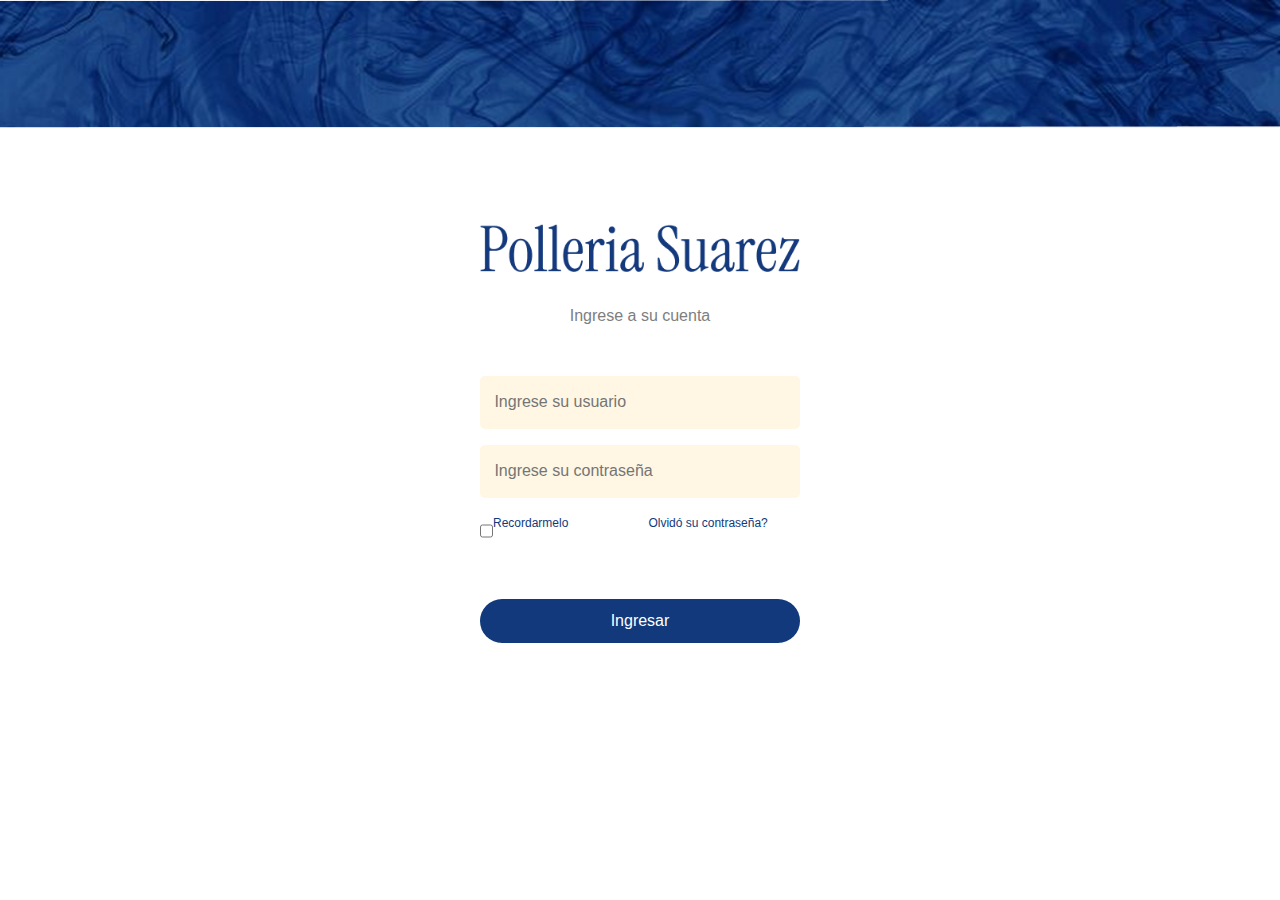
<file: index.html>
<!DOCTYPE html>
<html lang="es">

<head>
    <meta charset="UTF-8">
    <meta name="viewport" content="width=device-width, initial-scale=1.0">
    <title>Inicio de Sesión</title>
    <link rel="stylesheet" href="css/inicio.css">
    <link rel="stylesheet" href="https://cdnjs.cloudflare.com/ajax/libs/font-awesome/5.15.3/css/all.min.css" />
    <link href="https://cdn.jsdelivr.net/npm/bootstrap@5.3.3/dist/css/bootstrap.min.css" rel="stylesheet">
</head>

<body>
    <header>
        <img src="img/back.png" alt="">
    </header>

    <main class="cont">
        <section class="contenedor">
            <header class="tit">
                <img class="polleria" src="img/Polleria Suarez.png" alt="">
                <p>Ingrese a su cuenta</p>
            </header>
            <div class="inputs">
                <div class="input-text">
                    <input type="text" id="usuario" placeholder="Ingrese su usuario">
                    <input type="password" id="password" placeholder="Ingrese su contraseña">
                </div>
                <div class="check-box">
                    <div class="check">
                        <input type="checkbox">
                        <p>Recordarmelo</p>
                    </div>
                    <p>Olvidó su contraseña?</p>
                </div>
                <div class="buton">
                    <button onclick="validarLogin()">Ingresar</button>
                </div>
                <p id="error-msg" class="text-danger mt-2" style="display: none;">Usuario o contraseña incorrectos.</p>
            </div>
        </section>
    </main>

    <script>
        function validarLogin() {
            // Credenciales predefinidas
            const usuarioCorrecto = "admin";
            const passwordCorrecto = "1234";

            // Obtenemos valores ingresados
            const usuarioIngresado = document.getElementById("usuario").value;
            const passwordIngresado = document.getElementById("password").value;
            const errorMsg = document.getElementById("error-msg");

            // Validar credenciales
            if (usuarioIngresado === usuarioCorrecto && passwordIngresado === passwordCorrecto) {
                window.location.href = "mesero-uno.html"; // Redirige a la otra página
            } else {
                errorMsg.style.display = "block"; // Muestra mensaje de error
            }
        }
    </script>

</body>

</html>
</file>
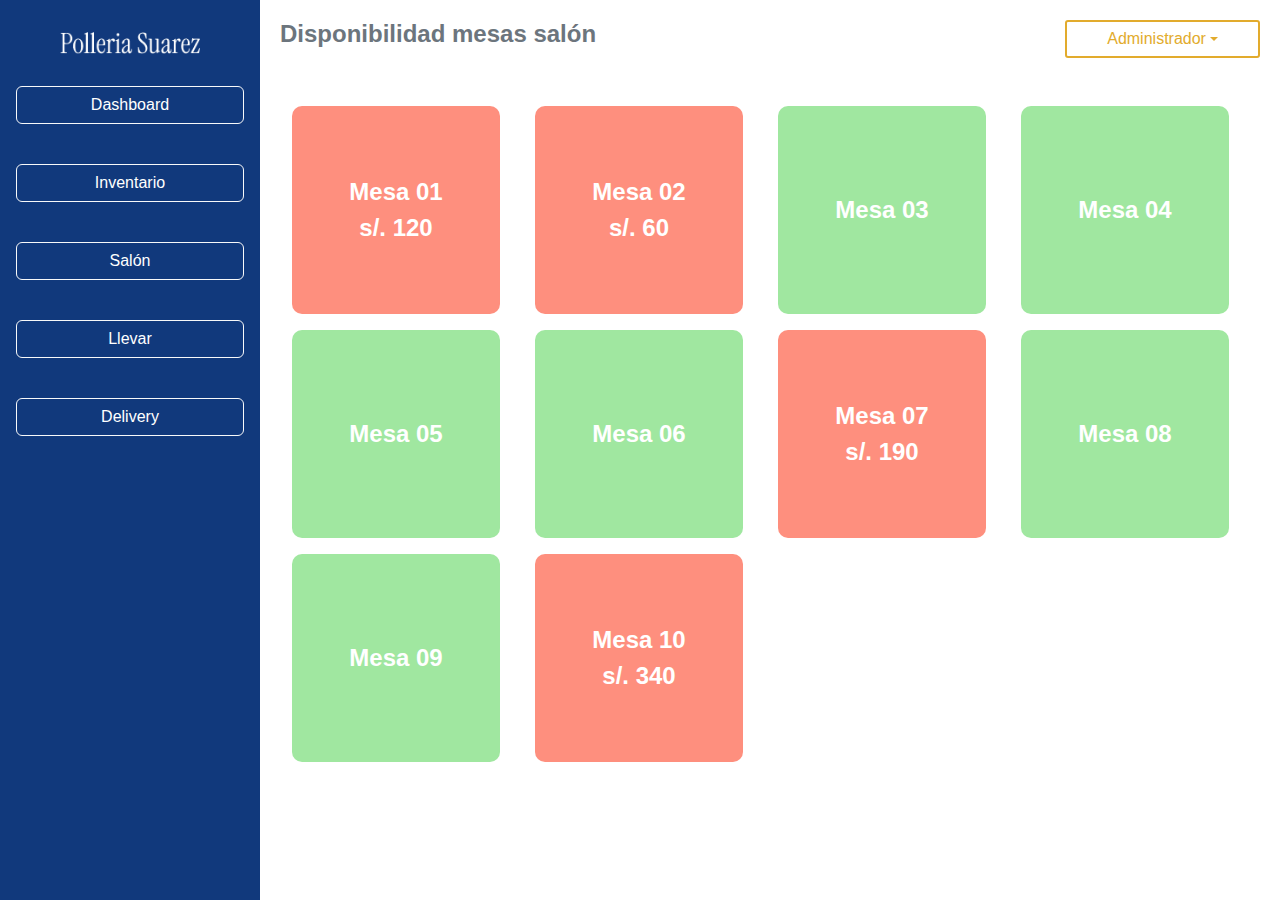
<file: ad-salon.html>
<!DOCTYPE html>
<html lang="es">
<head>
    <meta charset="UTF-8">
    <meta name="viewport" content="width=device-width, initial-scale=1">
    <title>Disponibilidad de Mesas</title>
    <link href="https://cdn.jsdelivr.net/npm/bootstrap@5.3.0/dist/css/bootstrap.min.css" rel="stylesheet">
    <link rel="stylesheet" href="css/ad-salon.css">
    
</head>
<body>

    <!-- Sidebar -->
    <aside class="sidebar text-white p-3 align-items-center" style="width: 260px; ">
        <img src="img/loguito.png" alt="" width="140rem" class="mt-3">
        <button class="btn btn-outline-light w-100 mb-2"><a href="admin.html">Dashboard</a></button>
        <button class="btn btn-outline-light w-100 mb-2"><a href="ad-inventario.html">Inventario</a></button>
        <button class="btn btn-outline-light w-100 mb-2"><a href="ad-salon.html">Salón</a></button>
        <button class="btn btn-outline-light w-100 mb-2"><a href="ad-llevar.html">Llevar</a></button>
        <button class="btn btn-outline-light w-100"><a href="ad-delivery.html">Delivery</a></button>
    </aside>

    <!-- Contenido Principal -->
    <main class="content">
        <header class="d-flex justify-content-between mb-5">
            <button id="toggleSidebar" class="btn btn-light d-md-none">☰</button>
            <h2 class="title fw-bold text-secondary">Disponibilidad mesas salón</h2>
            <div class="dropdown">
                <button class="but-mesero d-flex  align-items-center btn btn-secondary dropdown-toggle" href="#"
                    role="button" data-bs-toggle="dropdown">
                    <p class="texto-dropdown mb-0">Administrador</p>
                </button>

                <ul class="dropdown-menu">
                    <li><a class="dropdown-item" href="mesero-uno.html">Mesero</a></li>
                    <li><a class="dropdown-item" href="cajero.html">Cajero</a></li>
                    <li><a class="dropdown-item" href="admin.html">Administrador</a></li>
                </ul>
            </div>
        </header>

        <!-- Grid de Mesas -->
        <section class="container mt-4">
            <div class="row g-3">
                <article class="col-3">
                    <div class="mesa mesa-ocupada">Mesa 01 <br> s/. 120</div>
                </article>
                <article class="col-3">
                    <div class="mesa mesa-ocupada">Mesa 02 <br> s/. 60</div>
                </article>
                <article class="col-3">
                    <div class="mesa mesa-libre">Mesa 03</div>
                </article>
                <article class="col-3">
                    <div class="mesa mesa-libre">Mesa 04</div>
                </article>
                <article class="col-3">
                    <div class="mesa mesa-libre">Mesa 05</div>
                </article>
                <article class="col-3">
                    <div class="mesa mesa-libre">Mesa 06</div>
                </article>
                <article class="col-3">
                    <div class="mesa mesa-ocupada">Mesa 07 <br> s/. 190</div>
                </article>
                <article class="col-3">
                    <div class="mesa mesa-libre">Mesa 08</div>
                </article>
                <article class="col-3">
                    <div class="mesa mesa-libre">Mesa 09</div>
                </article>
                <article class="col-3">
                    <div class="mesa mesa-ocupada">Mesa 10 <br> s/. 340</div>
                </article>
            </div>
        </section>

    </main>
    <script>
        // Sidebar toggle
        document.getElementById("toggleSidebar").addEventListener("click", function () {
            document.querySelector(".sidebar").classList.toggle("active");
        });
    </script>
    <script src="https://cdn.jsdelivr.net/npm/bootstrap@5.3.0/dist/js/bootstrap.bundle.min.js"></script>
</body>
</html>
</file>
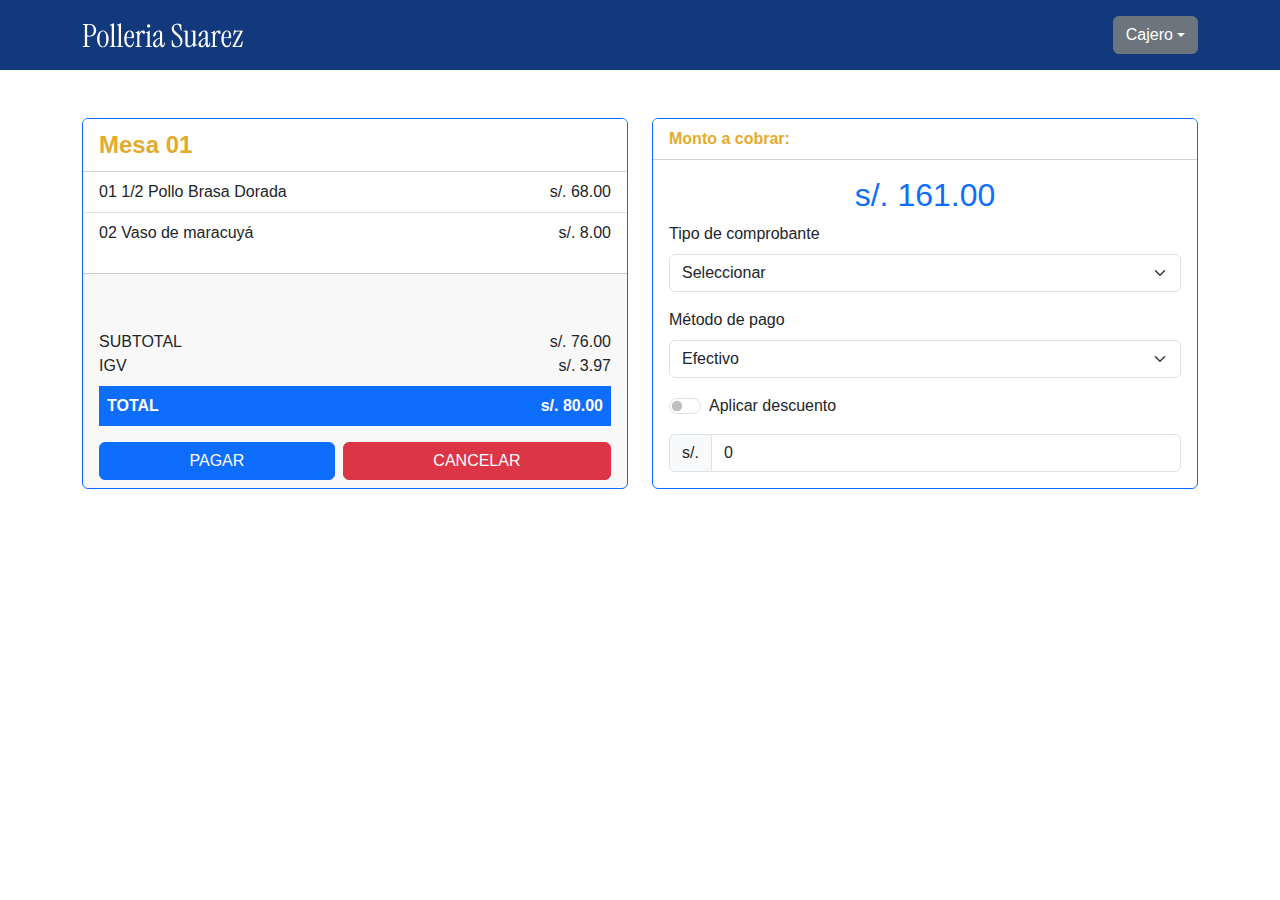
<file: cajero-dos.html>
<!DOCTYPE html>
<html lang="en">

<head>
    <meta charset="UTF-8">
    <meta name="viewport" content="width=device-width, initial-scale=1.0">
    <title>Document</title>
    <link href="https://cdn.jsdelivr.net/npm/bootstrap@5.3.3/dist/css/bootstrap.min.css" rel="stylesheet"
        integrity="sha384-QWTKZyjpPEjISv5WaRU9OFeRpok6YctnYmDr5pNlyT2bRjXh0JMhjY6hW+ALEwIH" crossorigin="anonymous">
    <link rel="stylesheet" href="css/cajero-dos.css">
    <link href="https://cdn.jsdelivr.net/npm/bootstrap-icons/font/bootstrap-icons.css" rel="stylesheet">
</head>

<body>
    <header class="header">
        <div class="container d-flex justify-content-between align-items-center">
            <img src="img/loguito.png" alt="Logo">

            <div class="dropdown">
                <button class="but-mesero d-flex  align-items-center btn btn-secondary dropdown-toggle" href="#"
                    role="button" data-bs-toggle="dropdown">
                    <p class="texto-dropdown mb-0">Cajero</p>
                </button>

                <ul class="dropdown-menu">
                    <li><a class="dropdown-item" href="mesero-uno.html">Mesero</a></li>
                    <li><a class="dropdown-item" href="cajero.html">Cajero</a></li>
                    <li><a class="dropdown-item" href="admin.html">Administrador</a></li>
                </ul>
            </div>

        </div>
    </header>

    
    <main class="cobro container d-flex gap-4 mt-5">
        <!-- Resumen de la orden -->
        <section class="card border-primary w-50">
            <div class="card-header bg-white fw-bold fs-4">Mesa 01</div>
            <div class="card-body p-0">
                <ul class="list-group list-group-flush">
                    <li class="list-group-item d-flex justify-content-between">
                        <span>01 1/2 Pollo Brasa Dorada</span> <span>s/. 68.00</span>
                    </li>
                    <li class="list-group-item d-flex justify-content-between">
                        <span>02 Vaso de maracuyá</span> <span>s/. 8.00</span>
                    </li>
                    
                </ul>
            </div>
            <div class="card-footer">
                <div class="d-flex justify-content-between mt-5 ">
                    <span>SUBTOTAL</span> <span>s/. 76.00</span>
                </div>
                <div class="d-flex justify-content-between">
                    <span>IGV</span> <span>s/. 3.97</span>
                </div>
                <div class="d-flex justify-content-between bg-primary text-white p-2 mt-2 fw-bold">
                    <span>TOTAL</span> <span>s/. 80.00</span>
                </div>
                <div class="d-flex mt-3">
                    <button class="btn btn-primary flex-fill me-2">PAGAR</button>
                    <button class="btn btn-danger flex-fill">CANCELAR</button>
                </div>
            </div>
        </section>
        
        <!-- Pago -->
        <section class="card border-primary w-50">
            <div class="card-header bg-white fw-bold">Monto a cobrar:</div>
            <div class="card-body">
                <h2 class="text-primary text-center">s/. 161.00</h2>
                <label class="form-label">Tipo de comprobante</label>
                <select class="form-select mb-3">
                    <option selected>Seleccionar</option>
                    <option>Boleta</option>
                    <option>Factura</option>
                </select>
                <label class="form-label">Método de pago</label>
                <select class="form-select mb-3">
                    <option selected>Efectivo</option>
                    <option>Tarjeta</option>
                    <option>Transferencia</option>
                </select>
                <div class="form-check form-switch mb-3">
                    <input class="form-check-input" type="checkbox" id="descuentoToggle">
                    <label class="form-check-label" for="descuentoToggle">Aplicar descuento</label>
                </div>
                <div class="input-group">
                    <span class="input-group-text">s/.</span>
                    <input type="text" class="form-control" value="0">
                </div>
            </div>
        </section>
    </main>

    <!-- Script de Bootstrap 5 para funcionalidades como el dropdown -->
    <script src="https://cdn.jsdelivr.net/npm/bootstrap@5.3.3/dist/js/bootstrap.bundle.min.js"></script>

</body>

</html>
</file>
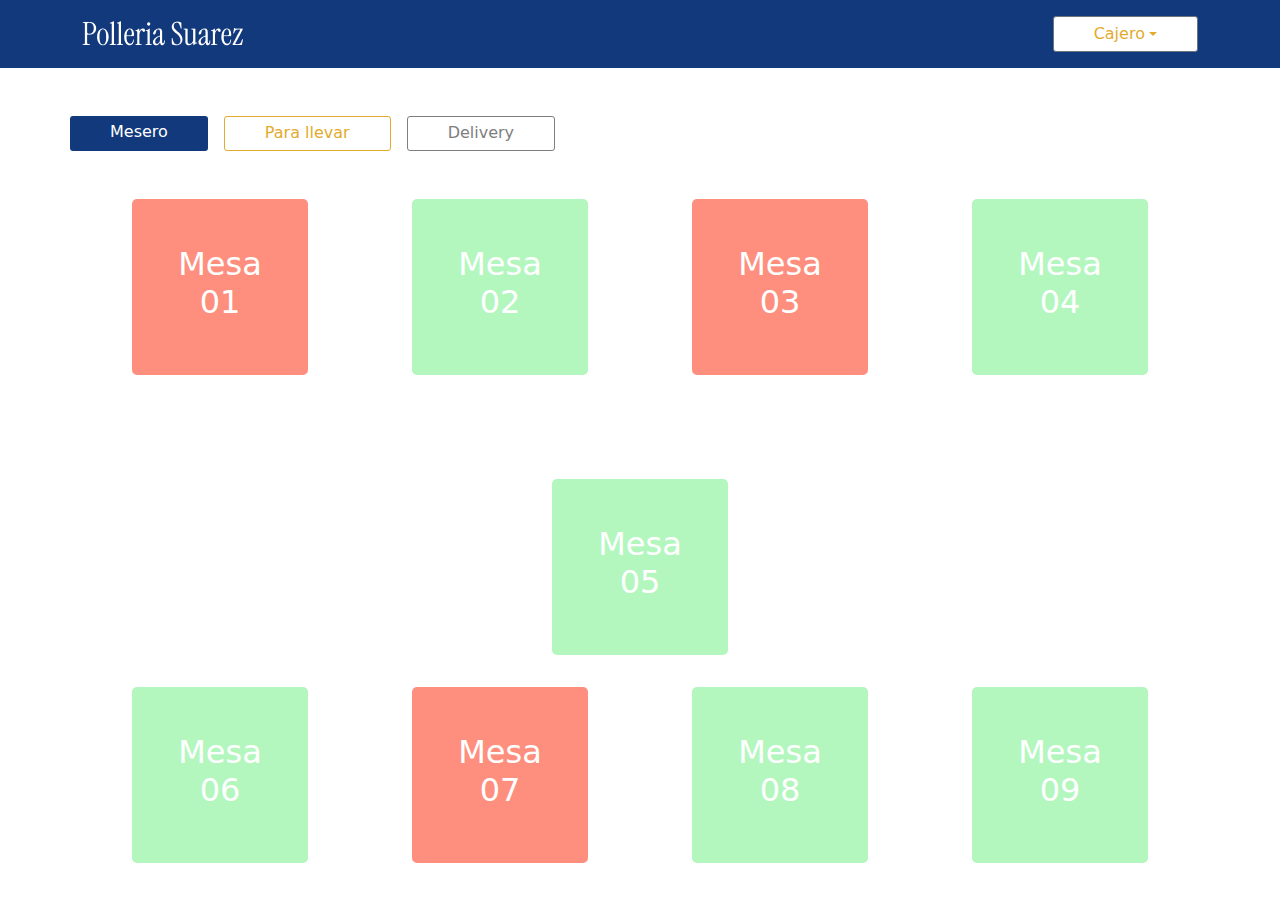
<file: cajero.html>
<!DOCTYPE html>
<html lang="en">

<head>
    <meta charset="UTF-8">
    <meta name="viewport" content="width=device-width, initial-scale=1.0">
    <title>Document</title>
    <link href="https://cdn.jsdelivr.net/npm/bootstrap@5.3.3/dist/css/bootstrap.min.css" rel="stylesheet"
        integrity="sha384-QWTKZyjpPEjISv5WaRU9OFeRpok6YctnYmDr5pNlyT2bRjXh0JMhjY6hW+ALEwIH" crossorigin="anonymous">
    <link rel="stylesheet" href="css/mesero-uno.css">
    <link href="https://cdn.jsdelivr.net/npm/bootstrap-icons/font/bootstrap-icons.css" rel="stylesheet">
</head>

<body>
    <header class="header">
        <div class="container d-flex justify-content-between align-items-center">
            <img src="img/loguito.png" alt="Logo">

            <div class="dropdown">
                <button class="but-mesero d-flex  align-items-center btn btn-secondary dropdown-toggle" href="#"
                    role="button" data-bs-toggle="dropdown">
                    <p class="texto-dropdown mb-0">Cajero</p>
                </button>

                <ul class="dropdown-menu">
                    <li><a class="dropdown-item" href="mesero-uno.html">Mesero</a></li>
                    <li><a class="dropdown-item" href="cajero.html">Cajero</a></li>
                    <li><a class="dropdown-item" href="admin.html">Administrador</a></li>
                </ul>
            </div>

        </div>
    </header>

    <section class="container opciones">
        <article class="but-salon">Mesero</article>
        <article class="but-llevar">Para llevar</article>
        <article class="but-delivery">Delivery</article>
    </section>

    <section class="container">
        <section class="mesas">
            <article class="mesa-uno mesa-rojo">
                <a href="cajero-dos.html">
                    <h2>Mesa <br> 01</h2>
                </a>
            </article>
            <article class="mesa-verde">
                <h2>Mesa <br> 02</h2>
            </article>
            <article class="mesa-rojo">
                <h2>Mesa <br> 03</h2>
            </article>
            <article class="mesa-verde">
                <h2>Mesa <br> 04</h2>
            </article>
            <article class="mesa-verde">
                <h2>Mesa <br> 05</h2>
            </article>
        </section>
        <section class="mesas mesa-2">
            <article class="mesa-verde">
                <h2>Mesa <br> 06</h2>
            </article>
            <article class="mesa-rojo">
                <h2>Mesa <br> 07</h2>
            </article>
            <article class="mesa-verde">
                <h2>Mesa <br> 08</h2>
            </article>
            <article class="mesa-verde">
                <h2>Mesa <br> 09</h2>
            </article>
        </section>
    </section>

    <!-- Script de Bootstrap 5 para funcionalidades como el dropdown -->
    <script src="https://cdn.jsdelivr.net/npm/bootstrap@5.3.3/dist/js/bootstrap.bundle.min.js"></script>

</body>

</html>
</file>
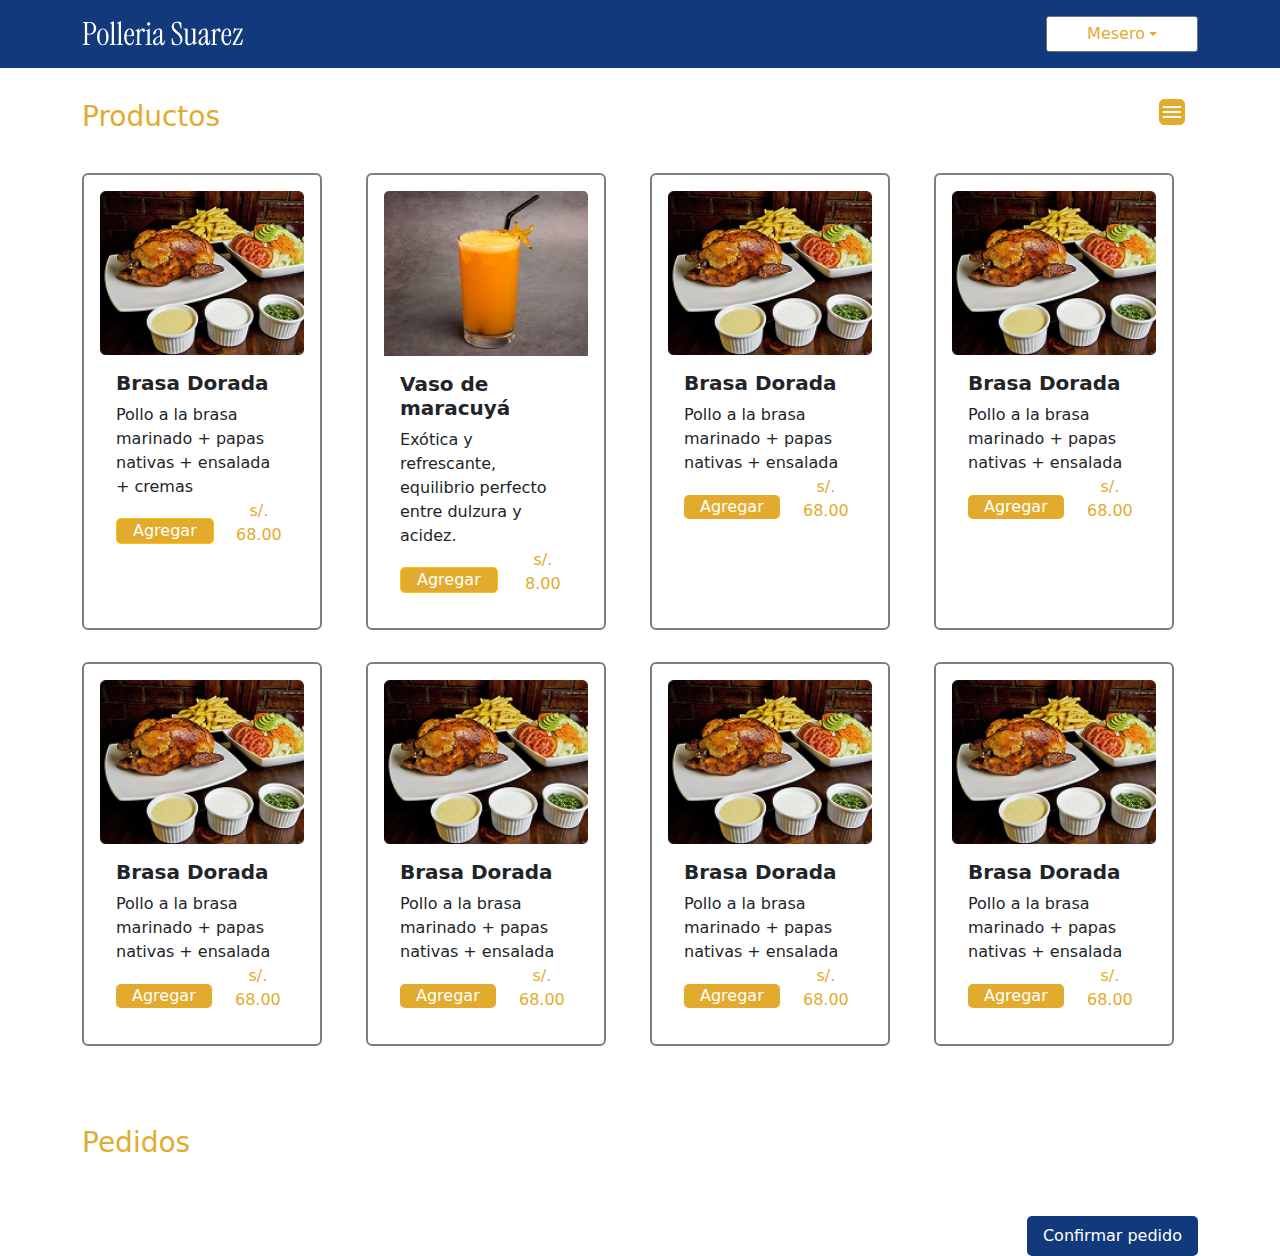
<file: mesero-dos.html>
<!DOCTYPE html>
<html lang="en">

<head>
    <meta charset="UTF-8">
    <meta name="viewport" content="width=device-width, initial-scale=1.0">
    <title>Document</title>
    <link href="https://cdn.jsdelivr.net/npm/bootstrap@5.3.3/dist/css/bootstrap.min.css" rel="stylesheet"
        integrity="sha384-QWTKZyjpPEjISv5WaRU9OFeRpok6YctnYmDr5pNlyT2bRjXh0JMhjY6hW+ALEwIH" crossorigin="anonymous">
    <link rel="stylesheet" href="css/mesero-dos.css">
    <link rel="stylesheet"
        href="https://fonts.googleapis.com/css2?family=Material+Symbols+Outlined:opsz,wght,FILL,GRAD@20..48,100..700,0..1,-50..200&icon_names=menu" />
</head>

<body>
    <header class="header">
        <div class="container d-flex justify-content-between align-items-center">
            <img src="img/loguito.png" alt="Logo">

            <nav class="dropdown">
                <button class="but-mesero d-flex  align-items-center btn btn-secondary dropdown-toggle" href="#"
                    role="button" data-bs-toggle="dropdown">
                    <p class="texto-dropdown mb-0">Mesero</p>
                </button>

                <ul class="dropdown-menu">
                    <li><a class="dropdown-item" href="mesero-uno.html">Mesero</a></li>
                    <li><a class="dropdown-item" href="cajero.html">Cajero</a></li>
                    <li><a class="dropdown-item" href="admin.html">Administrador</a></li>
                </ul>
            </nav>

        </div>
    </header>

    <main class="container productos ">
        <h3>Productos</h3>
        <div class="dropdown">
            <button class="mt-4 btn menu-button" type="button" data-bs-toggle="dropdown">
                <i class="bi bi-list"><span class="material-symbols-outlined">
                        menu
                    </span></i>
            </button>
            <ul class="dropdown-menu">
                <li><a class="dropdown-item" href="#">Pollos a la brasa</a></li>
                <li><a class="dropdown-item" href="#">Parrillas y brochetas</a></li>
                <li><a class="dropdown-item" href="#">Salsas y Aderezos</a></li>
                <li><a class="dropdown-item" href="#">Entradas y Piqueos</a></li>
                <li><a class="dropdown-item" href="#">Menús Infantiles</a></li>
                <li><a class="dropdown-item" href="#">Bebidas y Refrescos</a></li>
                <li><a class="dropdown-item" href="#">Postres</a></li>
                <li><a class="dropdown-item" href="#">Promociones y Combos</a></li>
                <li><a class="dropdown-item" href="#">Pollo Frito y Crujiente</a></li>
                <li><a class="dropdown-item" href="#">Ensaladas Especiales</a></li>
                <li><a class="dropdown-item" href="#">Cremas y Sopas</a></li>
            </ul>
        </div>

    </main>

    <section class="container">
        <section class="cartas">
            <article class="card" style="width: 15rem;">
                <img src="img/pollo.png" class="card-img-top" alt="...">
                <div class="card-body">
                    <div>
                        <h5 class="card-title">Brasa Dorada</h5>
                        <p class="card-text">Pollo a la brasa marinado + papas nativas + ensalada + cremas</p>
                    </div>
                    <div class="fila">
                        <a href="#" class="btn btn-warning" onclick="agregarProducto('Brasa Dorada', 'Pollo a la brasa marinado + papas nativas + ensalada + cremas', '68.00')">Agregar</a>
                        <p>s/. 68.00</p>
                    </div>
                </div>
            </article>
            <article class="card" style="width: 15rem;">
                <img src="img/maracuya.jpg" class="card-img-top" height="165rem" alt="...">
                <div class="card-body">
                    <div>
                        <h5 class="card-title">Vaso de maracuyá</h5>
                        <p class="card-text">Exótica y refrescante, equilibrio perfecto entre dulzura y acidez. </p>
                    </div>
                    <div class="fila">
                        <a href="#" class="btn btn-warning" onclick="agregarProducto('Vaso de maracuyá', 'Exótica y refrescante, equilibrio perfecto entre dulzura y acidez. ', '8.00')">Agregar</a>
                        <p>s/. 8.00</p>
                    </div>
                </div>
            </article>
            <article class="card" style="width: 15rem;">
                <img src="img/pollo.png" class="card-img-top" alt="...">
                <div class="card-body">
                    <div>
                        <h5 class="card-title">Brasa Dorada</h5>
                        <p class="card-text">Pollo a la brasa marinado + papas nativas + ensalada</p>
                    </div>
                    <div class="fila">
                        <a href="#" class="">Agregar</a>
                        <p>s/. 68.00</p>
                    </div>
                </div>
            </article>
            <article class="card" style="width: 15rem;">
                <img src="img/pollo.png" class="card-img-top" alt="...">
                <div class="card-body">
                    <div>
                        <h5 class="card-title">Brasa Dorada</h5>
                        <p class="card-text">Pollo a la brasa marinado + papas nativas + ensalada</p>
                    </div>
                    <div class="fila">
                        <a href="#" class="">Agregar</a>
                        <p>s/. 68.00</p>
                    </div>
                </div>
            </article>
        </section>
        <section class="cartas">
            <article class="card" style="width: 15rem;">
                <img src="img/pollo.png" class="card-img-top" alt="...">
                <div class="card-body">
                    <div>
                        <h5 class="card-title">Brasa Dorada</h5>
                        <p class="card-text">Pollo a la brasa marinado + papas nativas + ensalada</p>
                    </div>
                    <div class="fila">
                        <a href="#" class="">Agregar</a>
                        <p>s/. 68.00</p>
                    </div>
                </div>
            </article>
            <article class="card" style="width: 15rem;">
                <img src="img/pollo.png" class="card-img-top" alt="...">
                <div class="card-body">
                    <div>
                        <h5 class="card-title">Brasa Dorada</h5>
                        <p class="card-text">Pollo a la brasa marinado + papas nativas + ensalada</p>
                    </div>
                    <div class="fila">
                        <a href="#" class="">Agregar</a>
                        <p>s/. 68.00</p>
                    </div>
                </div>
            </article>
            <article class="card" style="width: 15rem;">
                <img src="img/pollo.png" class="card-img-top" alt="...">
                <div class="card-body">
                    <div>
                        <h5 class="card-title">Brasa Dorada</h5>
                        <p class="card-text">Pollo a la brasa marinado + papas nativas + ensalada</p>
                    </div>
                    <div class="fila">
                        <a href="#" class="">Agregar</a>
                        <p>s/. 68.00</p>
                    </div>
                </div>
            </article>
            <article class="card" style="width: 15rem;">
                <img src="img/pollo.png" class="card-img-top" alt="...">
                <div class="card-body">
                    <div>
                        <h5 class="card-title">Brasa Dorada</h5>
                        <p class="card-text">Pollo a la brasa marinado + papas nativas + ensalada</p>
                    </div>
                    <div class="fila">
                        <a href="#" class="">Agregar</a>
                        <p>s/. 68.00</p>
                    </div>
                </div>
            </article>
        </section>


    </section>


    <section class="container productos mt-5 d-flex flex-column">
        <h3>Pedidos</h3>
        <div id="lista-productos" class="mt-4"></div>

    </section>
    <section class="container confirmar mt-4">
        <button>Confirmar pedido</button>
    </section>

    <script src="https://cdn.jsdelivr.net/npm/bootstrap@5.3.3/dist/js/bootstrap.bundle.min.js"></script>

    










<script>
    function agregarProducto(nombre, descripcion, precio) {
    // Obtiene el contenedor donde se mostrarán los productos
    let lista = document.getElementById("lista-productos");

    // Crea un nuevo elemento 'div' para el producto
    let nuevoProducto = document.createElement("div");

    // Agrega clases al nuevo producto para su estilo y alineación
    nuevoProducto.classList.add("producto-seleccionado", "d-flex", "align-items-center", "justify-content-between");

    // Define el contenido HTML del nuevo producto con los datos recibidos
    nuevoProducto.innerHTML = `
        <div style="background-color: #EFF5FF; padding:1rem; display:flex; gap: 40rem; width:100%; border-radius: 10px; margin-top:1rem">
            <div>
                <strong>${nombre}</strong> <!-- Muestra el nombre del producto -->
                <p class="mb-0 text-muted">${descripcion}</p> <!-- Muestra la descripción -->
            </div>
            <div class="d-flex align-items-center">
                <span class="fw-bold me-3">s/. ${precio}</span> <!-- Muestra el precio del producto -->
                <!-- Botón para disminuir la cantidad -->
                <button class="cantidad-btn" onclick="cambiarCantidad(this, -1)">-</button>
                <span class="mx-2">1</span> <!-- Cantidad inicial del producto -->
                <!-- Botón para aumentar la cantidad -->
                <button class="cantidad-btn" onclick="cambiarCantidad(this, 1)">+</button>
            </div>
        </div>
    `;

    // Agrega el nuevo producto a la lista de productos en la interfaz
    lista.appendChild(nuevoProducto);
    }




    
    function cambiarCantidad(btn, valor) {
    // Encuentra el elemento <span> que muestra la cantidad actual
    let cantidadElemento = btn.parentElement.querySelector("span.mx-2");

    // Convierte el contenido del <span> a un número y le suma/resta el valor
    let cantidad = parseInt(cantidadElemento.innerText) + valor;

    // Asegura que la cantidad no sea menor a 1
    if (cantidad < 1) cantidad = 1;

    // Actualiza el contenido del <span> con la nueva cantidad
    cantidadElemento.innerText = cantidad;
}
</script>






    

</body>

</html>
</file>
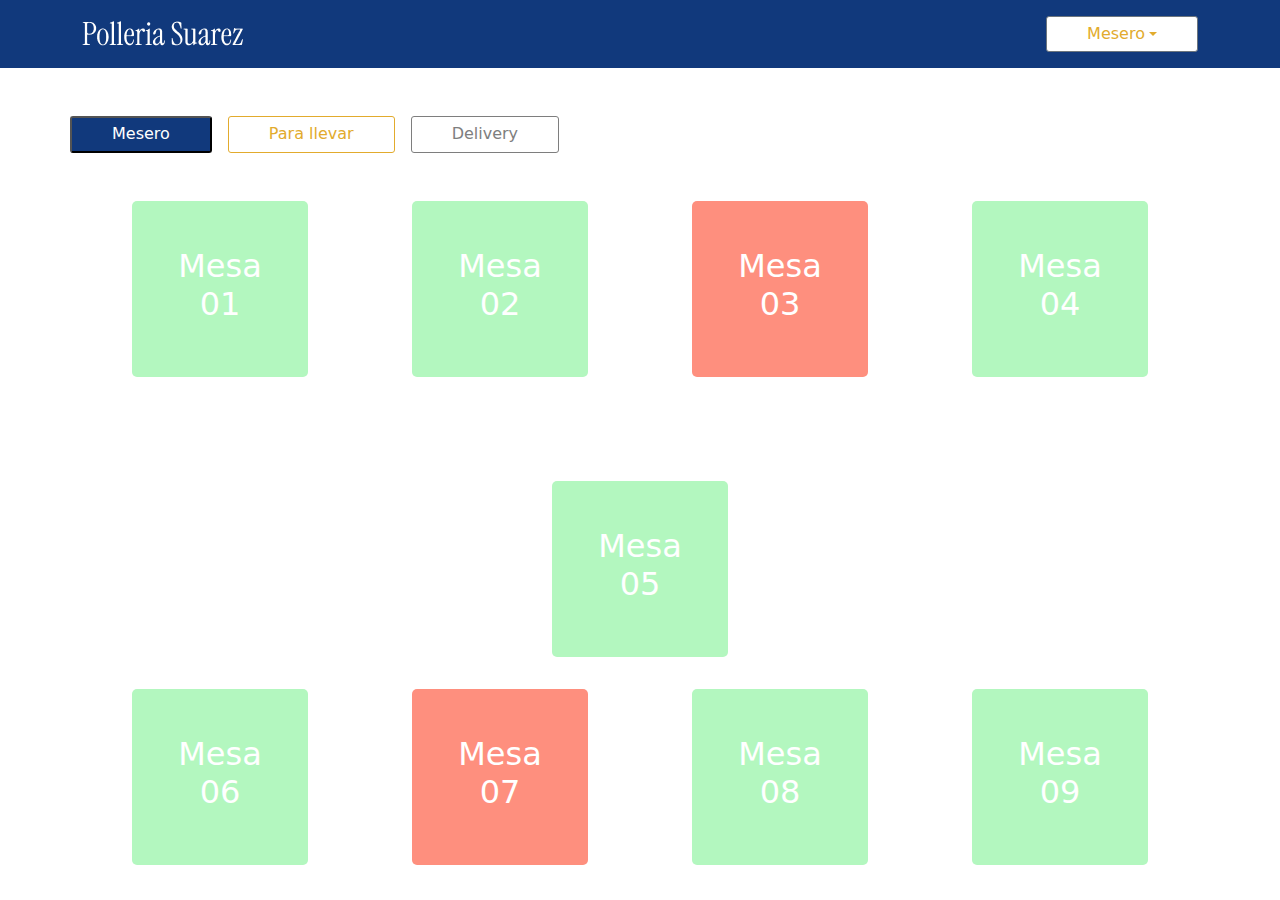
<file: mesero-uno.html>
<!DOCTYPE html>
<html lang="en">

<head>
    <meta charset="UTF-8">
    <meta name="viewport" content="width=device-width, initial-scale=1.0">
    <title>Document</title>
    <link href="https://cdn.jsdelivr.net/npm/bootstrap@5.3.3/dist/css/bootstrap.min.css" rel="stylesheet"
        integrity="sha384-QWTKZyjpPEjISv5WaRU9OFeRpok6YctnYmDr5pNlyT2bRjXh0JMhjY6hW+ALEwIH" crossorigin="anonymous">
    <link rel="stylesheet" href="css/mesero-uno.css">
    <link href="https://cdn.jsdelivr.net/npm/bootstrap-icons/font/bootstrap-icons.css" rel="stylesheet">
</head>

<body>
    <header class="header">
        <div class="container d-flex justify-content-between align-items-center">
            <img src="img/loguito.png" alt="Logo">

            <nav class="dropdown">
                <button class="but-mesero d-flex  align-items-center btn btn-secondary dropdown-toggle" href="#"
                    role="button" data-bs-toggle="dropdown">
                    <p class="texto-dropdown mb-0">Mesero</p>
                </button>

                <ul class="dropdown-menu">
                    <li><a class="dropdown-item" href="mesero-uno.html">Mesero</a></li>
                    <li><a class="dropdown-item" href="cajero.html">Cajero</a></li>
                    <li><a class="dropdown-item" href="admin.html">Administrador</a></li>
                </ul>
            </nav>

        </div>
    </header>

    <section class="container opciones">
        <button class="but-salon">Mesero</button>
        <button class="but-llevar">Para llevar</button>
        <button class="but-delivery">Delivery</button>
    </section>

    <main class="container">
        <section class="mesas">
            <article class="mesa-uno mesa-verde">
                <a href="mesero-dos.html">
                    <h2>Mesa <br> 01</h2>
                </a>
            </article>
            <article class="mesa-verde">
                <h2>Mesa <br> 02</h2>
            </article>
            <article class="mesa-rojo">
                <h2>Mesa <br> 03</h2>
            </article>
            <article class="mesa-verde">
                <h2>Mesa <br> 04</h2>
            </article>
            <article class="mesa-verde">
                <h2>Mesa <br> 05</h2>
            </article>
        </section>
        <section class="mesas mesa-2">
            <article class="mesa-verde">
                <h2>Mesa <br> 06</h2>
            </article>
            <article class="mesa-rojo">
                <h2>Mesa <br> 07</h2>
            </article>
            <article class="mesa-verde">
                <h2>Mesa <br> 08</h2>
            </article>
            <article class="mesa-verde">
                <h2>Mesa <br> 09</h2>
            </article>
        </section>
    </main>

    <script src="https://cdn.jsdelivr.net/npm/bootstrap@5.3.3/dist/js/bootstrap.bundle.min.js"></script>

</body>

</html>
</file>
<file: css/inicio.css>
*{
    margin: 0;
    padding: 0;
    box-sizing: border-box;
    font-family: Arial, Helvetica, sans-serif;
}
:root {
    --color1: #11397C;
    --color2: #E2AB2D;
    --color3: #FFFFFF;
    --color4: #7E7E7E;
    --color5: #FFF7E4;
}
img{
    width: 100%;
    height: 8rem;
}

.polleria{
    width: 20rem;
    height: 3rem;
}
.tit{
    text-align: center;
}
.tit p{
    color: var(--color4);
}
.cont{
    display: flex;
    flex-direction: column;
    align-items: center;
}
.inputs, .input-text{
    display: flex;
    flex-direction: column;
    gap: 1rem;
}
.input-text input{
    padding: 0.9rem;
    background-color:var(--color5) ;
    border: none;
    border-radius: 5px;
}
.tit p{
    padding: 2rem;
}
.check,.check-box{
    display: flex;
}
.check-box{
    font-size: 12px;
    color: var(--color1);
    gap: 5rem;
}
.buton{
    margin-top: 2.2rem
}
button a{
    text-decoration: none;
    color: var(--color3);
}
.buton button {
    width: 100%;
    padding: 10px;
    border: none;
    border-radius: 30px;
    background-color: var(--color1);
    color: var(--color3);
    font-size: 1rem;
    cursor: pointer;
}
.contenedor{
    padding: 6rem;
}
</file>
<file: css/ad-salon.css>
*{
    margin: 0;
    padding: 0;
    box-sizing: border-box;
    font-family: Arial, Helvetica, sans-serif;
}
:root {
    --color1: #11397C;
    --color2: #E2AB2D;
    --color3: #FFFFFF;
    --color4: #7E7E7E;
    --color5: #FFF7E4;
}



.sidebar {
    background-color: #0d2956;
    color: white;
    height: 100vh;
    padding: 20px;
    position: fixed;
    width: 250px;
}
.sidebar button {
    width: 100%;
    margin-bottom: 10px;
}
.content {
    margin-left: 260px;
    padding: 20px;
}
.title {
    color: #d1d1d1;
    font-size: 24px;
    font-weight: bold;
}
.mesa {
    width: 13rem;
    height: 13rem;


    display: flex;
    align-items: center;
    justify-content: center;
    border-radius: 10px;
    font-weight: bold;
    text-align: center;
    font-size: 1.5rem;
}
.mesa-libre {
    background-color: #a0e7a0;
    color: var(--color3);
}
.mesa-ocupada {
    background-color: #FE8F7E;
    color: var(--color3);
}



.sidebar {
    background-color: #0d2956;
    color: white;
    height: 100vh;
    padding: 20px;
    position: fixed;
    width: 250px;
}

.sidebar{
    background-color: var(--color1);
    display: flex;
    flex-direction: column;
    gap: 2rem;
    padding: 6rem;
}

.sidebar a{
    text-decoration: none;
    color: var(--color3);
}
.sidebar button a:hover{
    color: var(--color1);
}

/*Boton selector*/
.but-mesero{
    background-color:  var(--color3);
    color: var(--color2);
    padding: 0.3rem 2.5rem;
    border-radius: 3px;
    border: 2px solid var(--color2);
}


/* RESPONSIVE */

@media (max-width: 768px) { 
    

    .content {
        margin-left: 100px;
        width: calc(100% - 100px);
    }

    .mesa {
        padding: 10px;
    }
    .container .row .mesa{
        font-size: 1.5rem;
    }
}

@media (max-width: 768px) {
    .sidebar {
        position: fixed;
        left: -260px;
        top: 0;
        height: 100vh;
        z-index: 1000;
        padding-top: 20px;
    }

    .sidebar.active {
        left: 0;
    }

    #toggleSidebar {
        display: block;
        position: absolute;
        top: 10px;
        left: 10px;
        z-index: 1100;
    }

    .content {
        margin-left: 0;
        width: 100%;
    }
    .title{
        display: none;
    }
    .dropdown{
        display: flex;
        margin-left: 15rem;
    }
}

@media (max-width: 576px) { 
    .content {
        margin-left: 0;
        width: 100%;
    }

    .mesa {
        font-size: 12px;
        padding: 8px;
    }

    .row .col-3 {
        flex: 0 0 50%; /* Hace que las mesas se distribuyan en 2 columnas */
        max-width: 50%;
    }
}

@media (max-width: 400px) {
    .row .col-3 {
        flex: 0 0 100%; /* Hace que cada mesa ocupe toda la fila */
        max-width: 100%;
    }
}
</file>
<file: css/cajero-dos.css>
*{
    margin: 0;
    padding: 0;
    box-sizing: border-box;
    font-family: Arial, Helvetica, sans-serif;
}
:root {
    --color1: #11397C;
    --color2: #E2AB2D;
    --color3: #FFFFFF;
    --color4: #7E7E7E;
    --color5: #FFF7E4;
}
.header{
    background-color: var(--color1);
    padding: 1rem;
}
.header .container{
    display: flex;
    justify-content: space-between;
}
.card-header{
    color: var(--color2);
}
</file>
<file: css/mesero-uno.css>
:root {
    --color1: #11397C;
    --color2: #E2AB2D;
    --color3: #FFFFFF;
    --color4: #7E7E7E;
    --color5: #B3F7BF;
    --color6: #FE8F7E;
}

.header{
    background-color: var(--color1);
    padding: 1rem;
}
.header .container{
    display: flex;
    justify-content: space-between;
}
.but-mesero{
    background-color:  var(--color3);
    color: var(--color2);
    padding: 0.3rem 2.5rem;
    border-radius: 3px;
}
.opciones{
    display: flex;
    gap: 1rem;
    padding: 3rem 0rem;

}
.but-salon{
    background-color:  var(--color1);
    color: var(--color3);
    padding: 0.3rem 2.5rem;
    border-radius: 3px;
}
.but-llevar{
    background-color: var(--color3);
    color: var(--color2);
    border: 1px solid var(--color2);;
    padding: 0.3rem 2.5rem;
    border-radius: 3px;
}
.but-delivery{
    background-color: var(--color3);
    color: var(--color4);
    border: 1px solid var(--color4);
    padding: 0.3rem 2.5rem;
    border-radius: 3px;
}

.mesas{
    display: flex;
    flex-wrap: wrap;
    gap: 6.5rem;
    justify-content: center;
}

.mesa-2{
    margin-top: 2rem;
}
.mesa-verde{
    width: 11rem;
    height: 11rem;
    padding: 1rem;
    display: flex;
    text-align: center;
    align-items: center;
    justify-content: center;
    background-color: var(--color5);
    color: var(--color3);
    border-radius: 5px;
}
.mesa-rojo{
    width: 11rem;
    height: 11rem;
    padding: 1rem;
    display: flex;
    text-align: center;
    align-items: center;
    justify-content: center;
    background-color: var(--color6);
    color: var(--color3);
    border-radius: 5px;
}


.dropdown-custom {
    background-color: white;
    border-radius: 12px;
    border: 2px solid #1d428a; /* Azul oscuro */
    padding: 5px 15px;
    display: flex;
    align-items: center;
    gap: 5px;
    cursor: pointer;
}

.dropdown-custom .icono-usuario {
    color: #d9a227; /* Dorado */
}

.dropdown-custom .texto-dropdown {
    color: #d9a227; /* Dorado */
    font-weight: bold;
    margin: 0;
}

.dropdown-menu {
    border-radius: 10px;
}

.dropdown-item:hover {
    background-color: #d9a227;
    color: white;
}

.but-mesero{
    background-color:  var(--color3);
    color: var(--color2);
    padding: 0.3rem 2.5rem;
    border-radius: 3px;
}
.mesa-uno a{
    text-decoration: none;
    color: var(--color3)
}


/* Responsive */
@media (max-width: 768px) {
    .container {
        padding: 10px;
    }
    
    
    
    .but-salon, .but-llevar, .but-delivery {
        text-align: center;
        margin: 5px 0;
    }
}
</file>
<file: css/mesero-dos.css>
:root {
    --color1: #11397C;
    --color2: #E2AB2D;
    --color3: #FFFFFF;
    --color4: #7E7E7E;
    --color5: #B3F7BF;
    --color6: #FE8F7E;
}
.but-mesero{
    background-color:  var(--color3);
    color: var(--color2);
    padding: 0.3rem 2.5rem;
    border-radius: 3px;
}
.header{
    background-color: var(--color1);
    padding: 1rem;
}
.header .container{
    display: flex;
    justify-content: space-between;
}
.productos{
    display: flex;
    justify-content: space-between;
}
.productos h3{
    margin-top: 2rem;
    color: var(--color2);
}
.productos img{
    width: 45px;
    height: 45px;
    margin-top: 2rem;
}
.fila{
    display: flex;
    align-items: center;
    text-align: center;
}
.fila a{
    background-color: var(--color2);
    color: var(--color3);
    text-decoration: none;
    padding: 0rem 1rem;
    border-radius: 5px;
}
.fila p{
    color: var(--color2);
}
.fila{
    display: flex;
    gap: 1rem;
}
.card{
    padding:1rem 1rem 0rem 1rem;
    border: 2px solid var(--color4);
}
.card-body h5{
    font-weight: bold;
}

.cartas{
    display: grid;
    grid-template-columns: repeat(auto-fit, minmax(250px, 1fr));
    gap: 20px;
    justify-content: center;
    width: 100%;
    max-width: 1200px;
    margin-top: 2rem;
}
button .btn{
    border: 1px solid var(--color2);
}

.productos button i span{
    color: var(--color3);
    border: 1px solid var(--color2);
    background-color: var(--color2);
    border-radius: 5px;
}

.cantidad-btn{
    background-color: var(--color1);
    color: var(--color3);
    border-radius: 5px;
    border: noe;
}
.confirmar button{
    background-color: var(--color1);
    color: var(--color3);
    padding: 0.5rem 1rem;
    border: none;
    border-radius: 5px;
}
.confirmar{
    display: flex;
    justify-content: right;
}

@media (max-width: 768px) {
    .cartas {
        grid-template-columns: repeat(auto-fit, minmax(200px, 1fr));
        gap: 1.5rem;

    }

    .productos {
        width: 100%;
        padding: 10px;
    }

    
}
</file>
